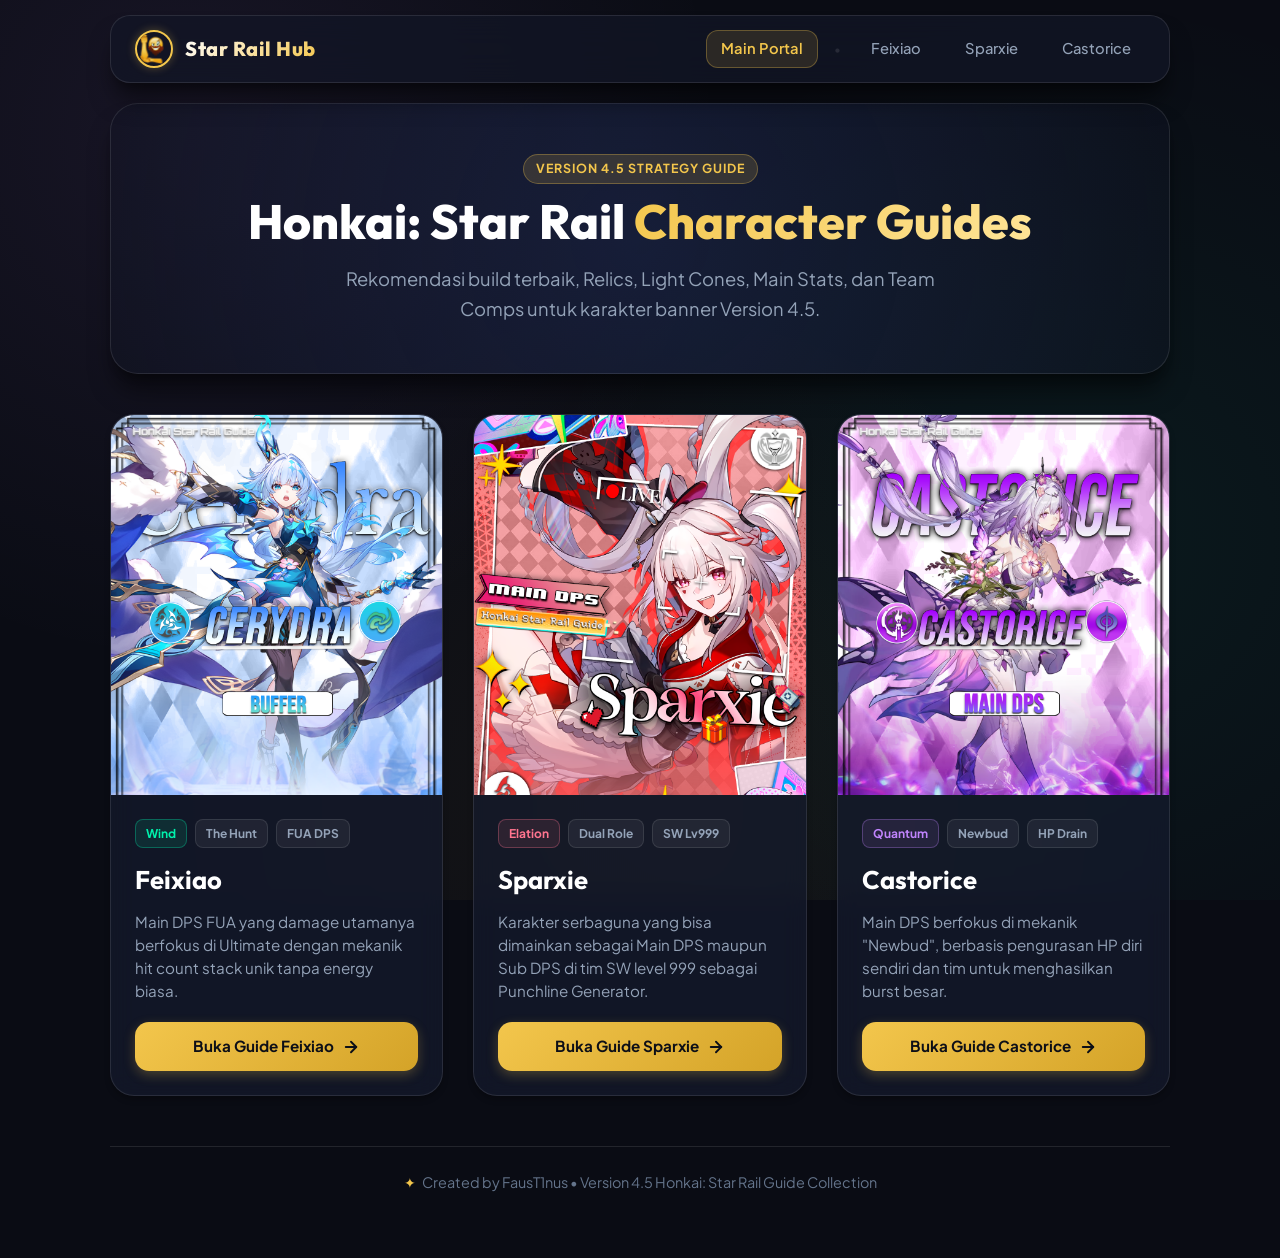
<file: index.html>
<!DOCTYPE html>
<html lang="id">
<head>
    <meta charset="UTF-8">
    <meta name="viewport" content="width=device-width, initial-scale=1.0">
    <link rel="icon" type="image/x-icon" href="Gambar/1050245295327416390.webp">
    <title>Star Rail Guide Hub - Version 4.5</title>
    <link rel="stylesheet" href="Char/style.css">
</head>
<body>

    <div class="container">
        <!-- Header & Nav Bar -->
        <header>
            <div class="nav-bar">
                <a href="index.html" class="brand">
                    <img src="Gambar/1050245295327416390.webp" alt="Logo" class="brand-icon">
                    <span class="brand-title">Star Rail Hub</span>
                </a>
                <nav>
                    <a href="index.html" class="active">Main Portal</a>
                    <span class="nav-divider">•</span>
                    <a href="Char/Feixiao.html">Feixiao</a>
                    <a href="Char/Sparxie.html">Sparxie</a>
                    <a href="Char/Castorice.html">Castorice</a>
                </nav>
            </div>
        </header>

        <!-- Main Hero Banner -->
        <div class="hero-banner">
            <span class="badge">Version 4.5 Strategy Guide</span>
            <h1>Honkai: Star Rail <span>Character Guides</span></h1>
            <p>Rekomendasi build terbaik, Relics, Light Cones, Main Stats, dan Team Comps untuk karakter banner Version 4.5.</p>
        </div>

        <!-- Character Showcase Cards Grid -->
        <main>
            <div class="card-grid">
                <!-- Feixiao Card -->
                <div class="char-card">
                    <div class="char-card-img-wrap">
                        <img src="Gambar/Template Guide.png" alt="Feixiao Guide Cover">
                    </div>
                    <div class="char-card-content">
                        <div class="char-card-tags">
                            <span class="tag wind">Wind</span>
                            <span class="tag">The Hunt</span>
                            <span class="tag">FUA DPS</span>
                        </div>
                        <h2 class="char-card-title">Feixiao</h2>
                        <p class="char-card-desc">Main DPS FUA yang damage utamanya berfokus di Ultimate dengan mekanik hit count stack unik tanpa energy biasa.</p>
                        <a href="Char/Feixiao.html" class="btn-primary">
                            <span>Buka Guide Feixiao</span>
                            <svg width="18" height="18" viewBox="0 0 24 24" fill="none" stroke="currentColor" stroke-width="2.5" stroke-linecap="round" stroke-linejoin="round">
                                <line x1="5" y1="12" x2="19" y2="12"></line>
                                <polyline points="12 5 19 12 12 19"></polyline>
                            </svg>
                        </a>
                    </div>
                </div>

                <!-- Sparxie Card -->
                <div class="char-card">
                    <div class="char-card-img-wrap">
                        <img src="Gambar/a.Template Guide Cover.png" alt="Sparxie Guide Cover">
                    </div>
                    <div class="char-card-content">
                        <div class="char-card-tags">
                            <span class="tag elation">Elation</span>
                            <span class="tag">Dual Role</span>
                            <span class="tag">SW Lv999</span>
                        </div>
                        <h2 class="char-card-title">Sparxie</h2>
                        <p class="char-card-desc">Karakter serbaguna yang bisa dimainkan sebagai Main DPS maupun Sub DPS di tim SW level 999 sebagai Punchline Generator.</p>
                        <a href="Char/Sparxie.html" class="btn-primary">
                            <span>Buka Guide Sparxie</span>
                            <svg width="18" height="18" viewBox="0 0 24 24" fill="none" stroke="currentColor" stroke-width="2.5" stroke-linecap="round" stroke-linejoin="round">
                                <line x1="5" y1="12" x2="19" y2="12"></line>
                                <polyline points="12 5 19 12 12 19"></polyline>
                            </svg>
                        </a>
                    </div>
                </div>

                <!-- Castorice Card -->
                <div class="char-card">
                    <div class="char-card-img-wrap">
                        <img src="Gambar/cas.png" alt="Castorice Guide Cover">
                    </div>
                    <div class="char-card-content">
                        <div class="char-card-tags">
                            <span class="tag quantum">Quantum</span>
                            <span class="tag">Newbud</span>
                            <span class="tag">HP Drain</span>
                        </div>
                        <h2 class="char-card-title">Castorice</h2>
                        <p class="char-card-desc">Main DPS berfokus di mekanik "Newbud", berbasis pengurasan HP diri sendiri dan tim untuk menghasilkan burst besar.</p>
                        <a href="Char/Castorice.html" class="btn-primary">
                            <span>Buka Guide Castorice</span>
                            <svg width="18" height="18" viewBox="0 0 24 24" fill="none" stroke="currentColor" stroke-width="2.5" stroke-linecap="round" stroke-linejoin="round">
                                <line x1="5" y1="12" x2="19" y2="12"></line>
                                <polyline points="12 5 19 12 12 19"></polyline>
                            </svg>
                        </a>
                    </div>
                </div>
            </div>
        </main>

        <!-- Footer -->
        <footer>
            <p>Created by FausT1nus • Version 4.5 Honkai: Star Rail Guide Collection</p>
        </footer>
    </div>

</body>
</html>
</file>
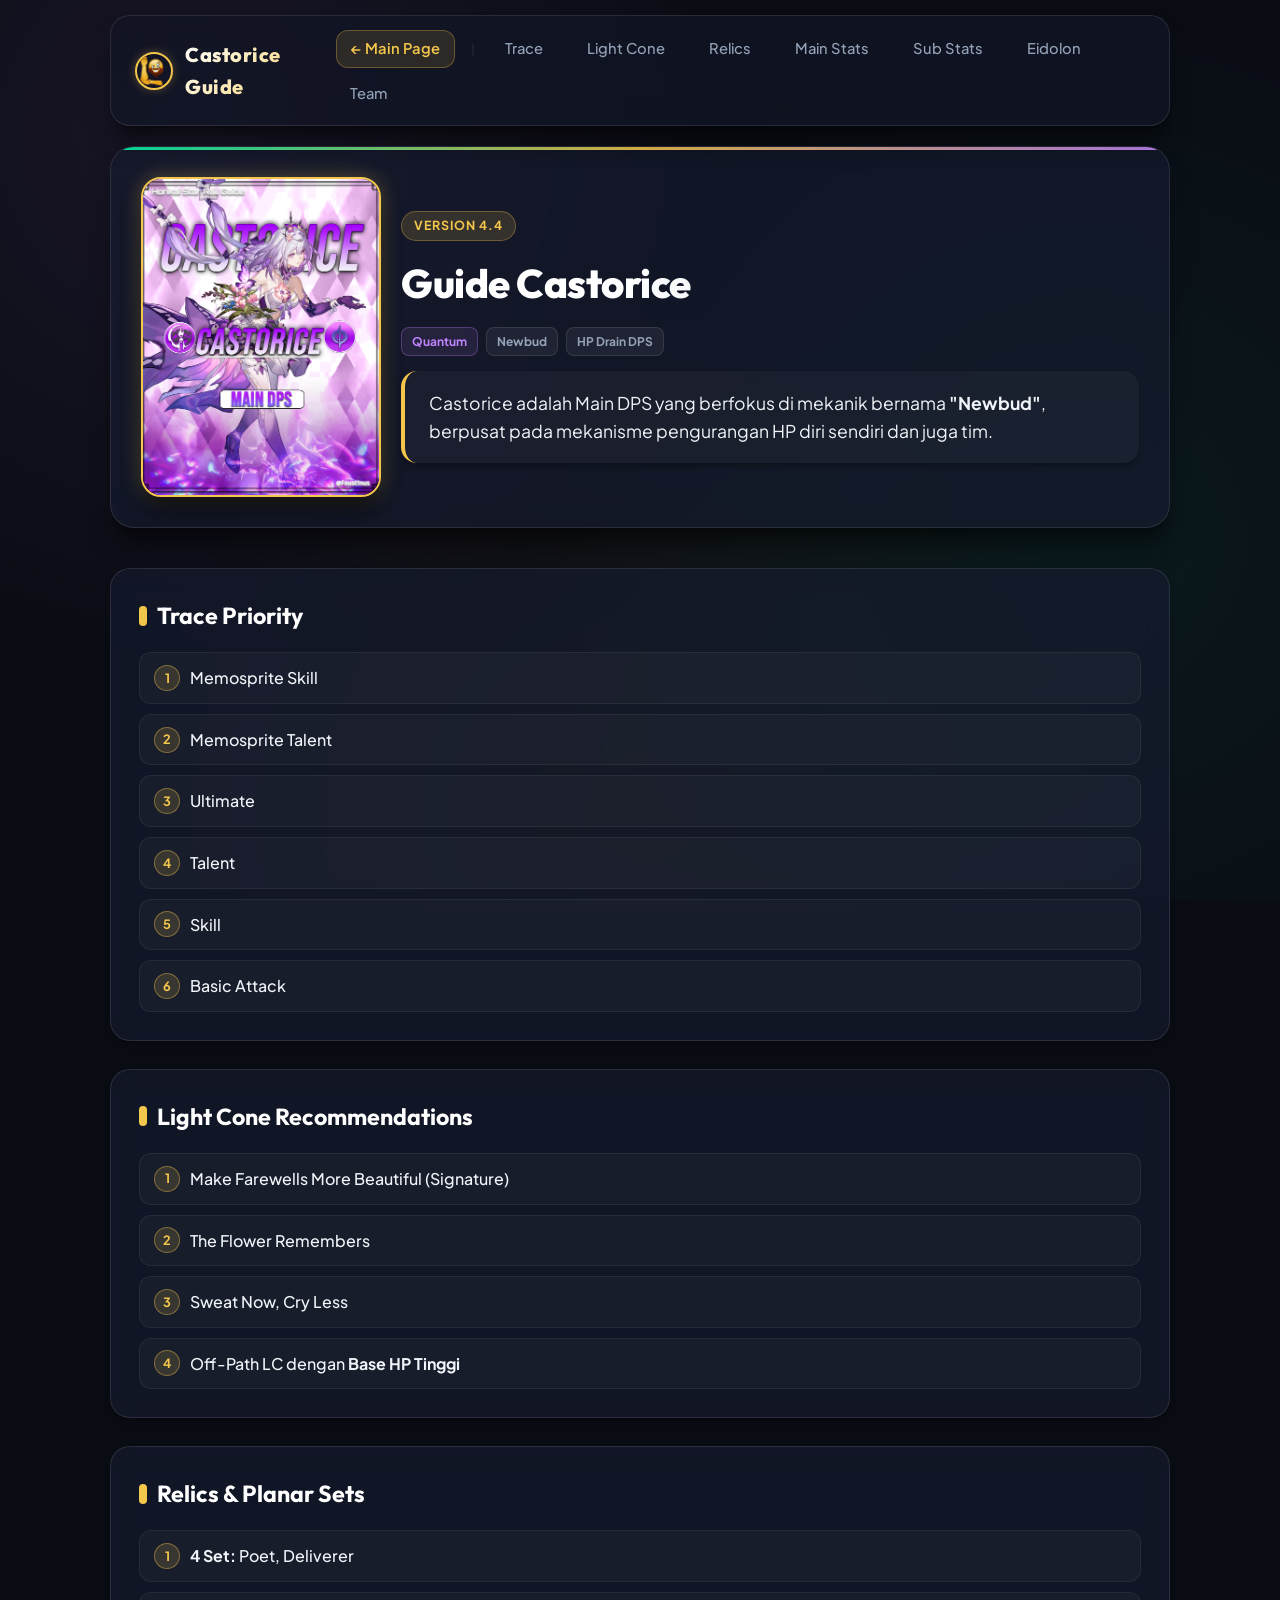
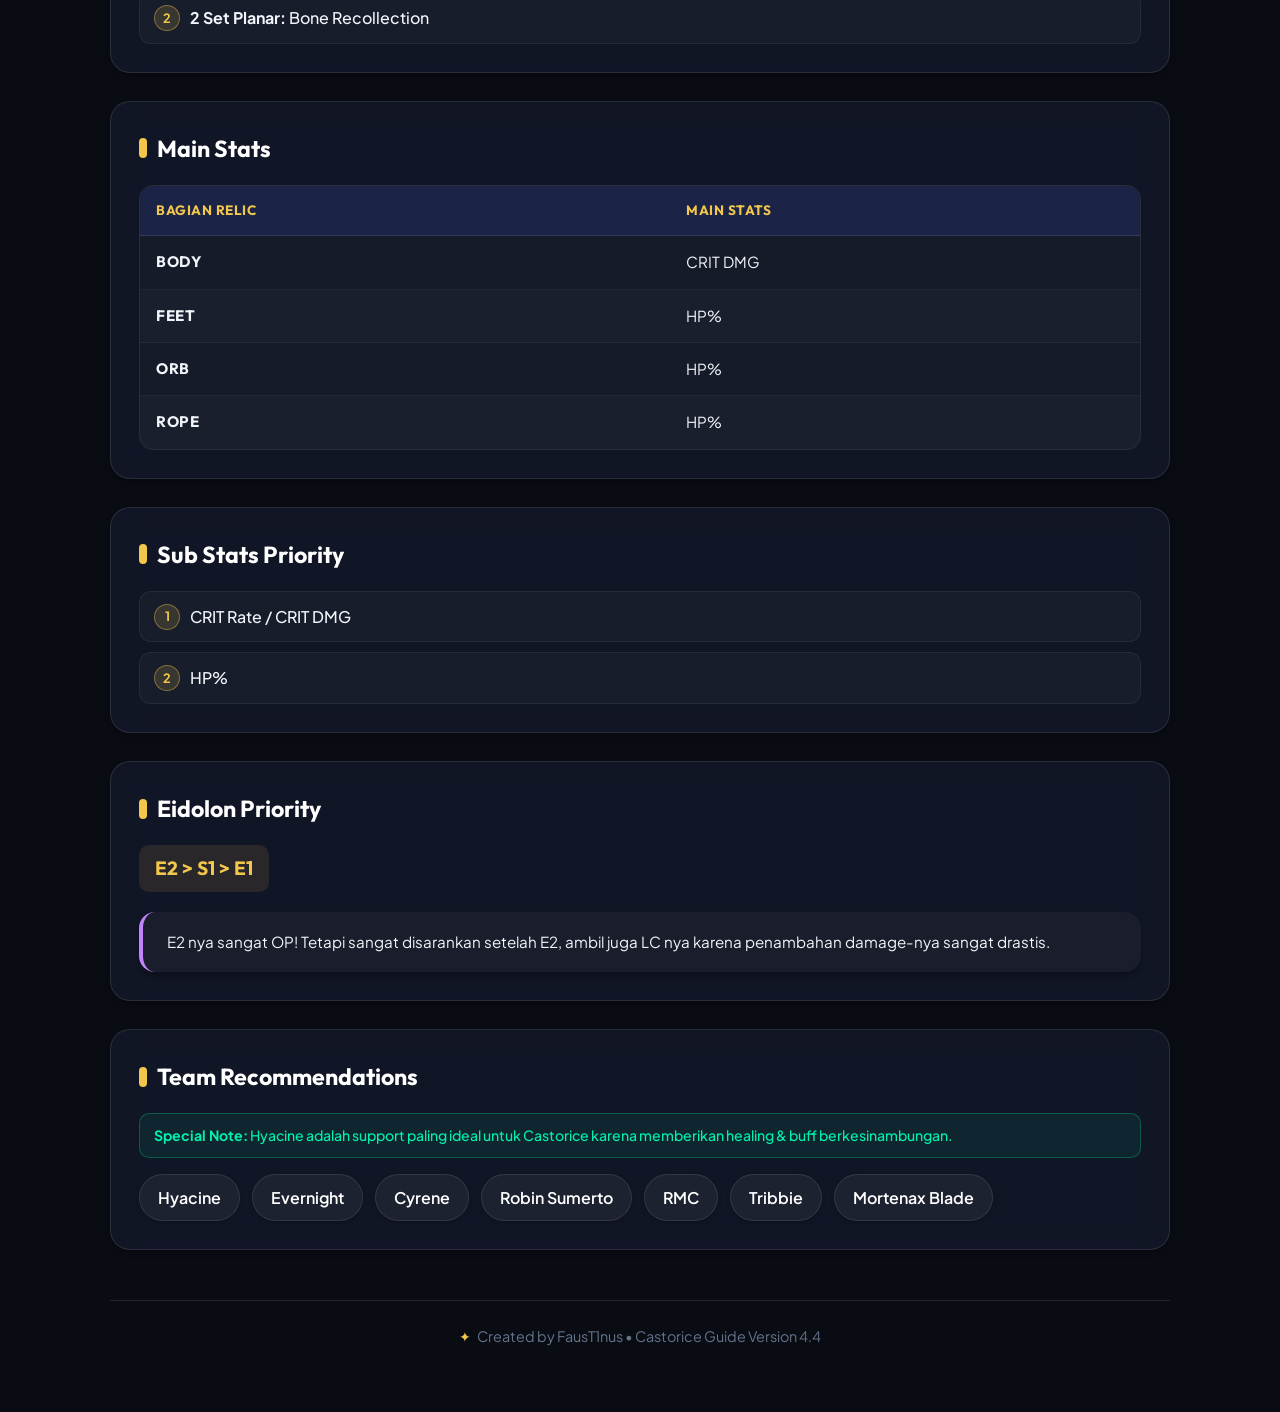
<file: Char/Castorice.html>
<!DOCTYPE html>
<html lang="id">
<head>
    <meta charset="UTF-8">
    <meta name="viewport" content="width=device-width, initial-scale=1.0">
    <link rel="icon" type="image/x-icon" href="https://media.discordapp.net/attachments/1473303380360171574/1534155351308636291/1050245295327416390.webp?ex=6a731902&is=6a71c782&hm=e8f0a72e8efb6a49927cd60e86227d775140b2a60f67a8194d3ff2b409917104&=&format=webp">
    <title>Castorice Guide Version 4.4</title>
    <link rel="stylesheet" href="style.css">
</head>
<body>

    <div class="container">
        <!-- Top Navigation -->
        <header>
            <div class="nav-bar">
                <a href="../index.html" class="brand">
                    <img src="../Gambar/1050245295327416390.webp" alt="Logo" class="brand-icon">
                    <span class="brand-title">Castorice Guide</span>
                </a>
                <nav>
                    <a href="../index.html" class="active">← Main Page</a>
                    <span class="nav-divider">|</span>
                    <a href="#Trace">Trace</a>
                    <a href="#Light-Cone">Light Cone</a>
                    <a href="#Relics">Relics</a>
                    <a href="#Main-Stats">Main Stats</a>
                    <a href="#Sub-Stats">Sub Stats</a>
                    <a href="#Eidolon">Eidolon</a>
                    <a href="#Team-Recommendations">Team</a>
                </nav>
            </div>
        </header>

        <!-- Cover Hero Section -->
        <div class="page-header cover-hero">
            <div class="cover-image-frame">
                <img src="../Gambar/cas.png" alt="Castorice Guide Cover">
            </div>
            <div class="cover-hero-info">
                <span class="badge">Version 4.4</span>
                <h1>Guide Castorice</h1>
                <div class="char-card-tags">
                    <span class="tag quantum">Quantum</span>
                    <span class="tag">Newbud</span>
                    <span class="tag">HP Drain DPS</span>
                </div>
                <p class="intro-lead">
                    Castorice adalah Main DPS yang berfokus di mekanik bernama <strong>"Newbud"</strong>, berpusat pada mekanisme pengurangan HP diri sendiri dan juga tim.
                </p>
            </div>
        </div>

        <!-- Main Content -->
        <article>
            <section id="Trace">
                <h2>Trace Priority</h2>
                <ol>
                    <li>Memosprite Skill</li>
                    <li>Memosprite Talent</li>
                    <li>Ultimate</li>
                    <li>Talent</li>
                    <li>Skill</li>
                    <li>Basic Attack</li>
                </ol>
            </section>

            <section id="Light-Cone">
                <h2>Light Cone Recommendations</h2>
                <ol>
                    <li>Make Farewells More Beautiful (Signature)</li>
                    <li>The Flower Remembers</li>
                    <li>Sweat Now, Cry Less</li>
                    <li>Off-Path LC dengan <strong>Base HP Tinggi</strong></li>
                </ol>
            </section>

            <section id="Relics">
                <h2>Relics & Planar Sets</h2>
                <ol>
                    <li><strong>4 Set:</strong> Poet, Deliverer</li>
                    <li><strong>2 Set Planar:</strong> Bone Recollection</li>
                </ol>
            </section>

            <section id="Main-Stats">
                <h2>Main Stats</h2>
                <table>
                    <thead>
                        <tr>
                            <th scope="col">Bagian Relic</th>
                            <th scope="col">Main Stats</th>
                        </tr>
                    </thead>
                    <tbody>
                        <tr>
                            <th scope="row">Body</th>
                            <td>CRIT DMG</td>
                        </tr>
                        <tr>
                            <th scope="row">Feet</th>
                            <td>HP%</td>
                        </tr>
                        <tr>
                            <th scope="row">Orb</th>
                            <td>HP%</td>
                        </tr>
                        <tr>
                            <th scope="row">Rope</th>
                            <td>HP%</td>
                        </tr>
                    </tbody>
                </table>
            </section>

            <section id="Sub-Stats">
                <h2>Sub Stats Priority</h2>
                <ol>
                    <li>CRIT Rate / CRIT DMG</li>
                    <li>HP%</li>
                </ol>
            </section>

            <section id="Eidolon">
                <h2>Eidolon Priority</h2>
                <p>E2 &gt; S1 &gt; E1</p>
                <div class="intro-lead" style="margin-top: 12px; font-size: 0.95rem; border-left-color: var(--accent-purple);">
                    E2 nya sangat OP! Tetapi sangat disarankan setelah E2, ambil juga LC nya karena penambahan damage-nya sangat drastis.
                </div>
            </section>

            <section id="Team-Recommendations">
                <h2>Team Recommendations</h2>
                <div class="note-box" style="margin-bottom: 16px;">
                    <strong>Special Note:</strong> Hyacine adalah support paling ideal untuk Castorice karena memberikan healing &amp; buff berkesinambungan.
                </div>
                <ul>
                    <li>Hyacine</li>
                    <li>Evernight</li>
                    <li>Cyrene</li>
                    <li>Robin Sumerto</li>
                    <li>RMC</li>
                    <li>Tribbie</li>
                    <li>Mortenax Blade</li>
                </ul>
            </section>
        </article>

        <!-- Footer -->
        <footer>
            <p>Created by FausT1nus • Castorice Guide Version 4.4</p>
        </footer>
    </div>

</body>
</html>
</file>
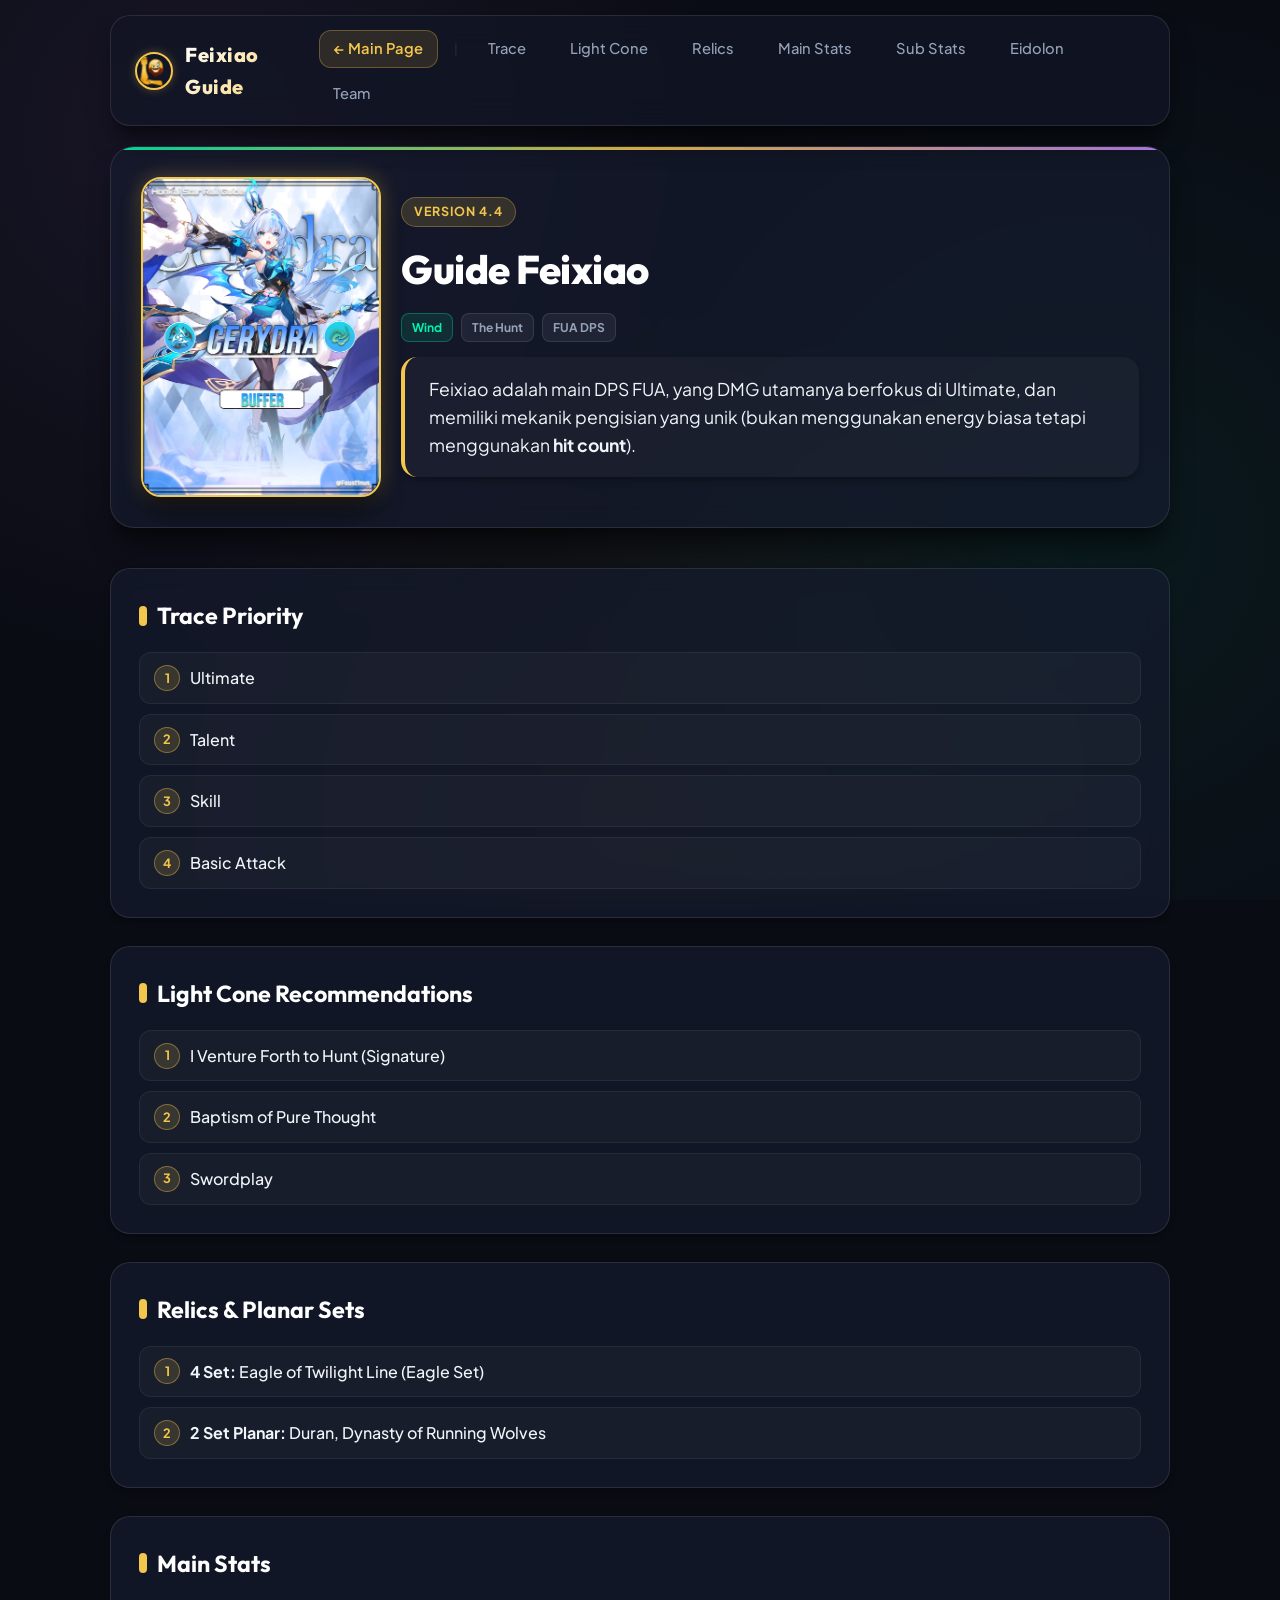
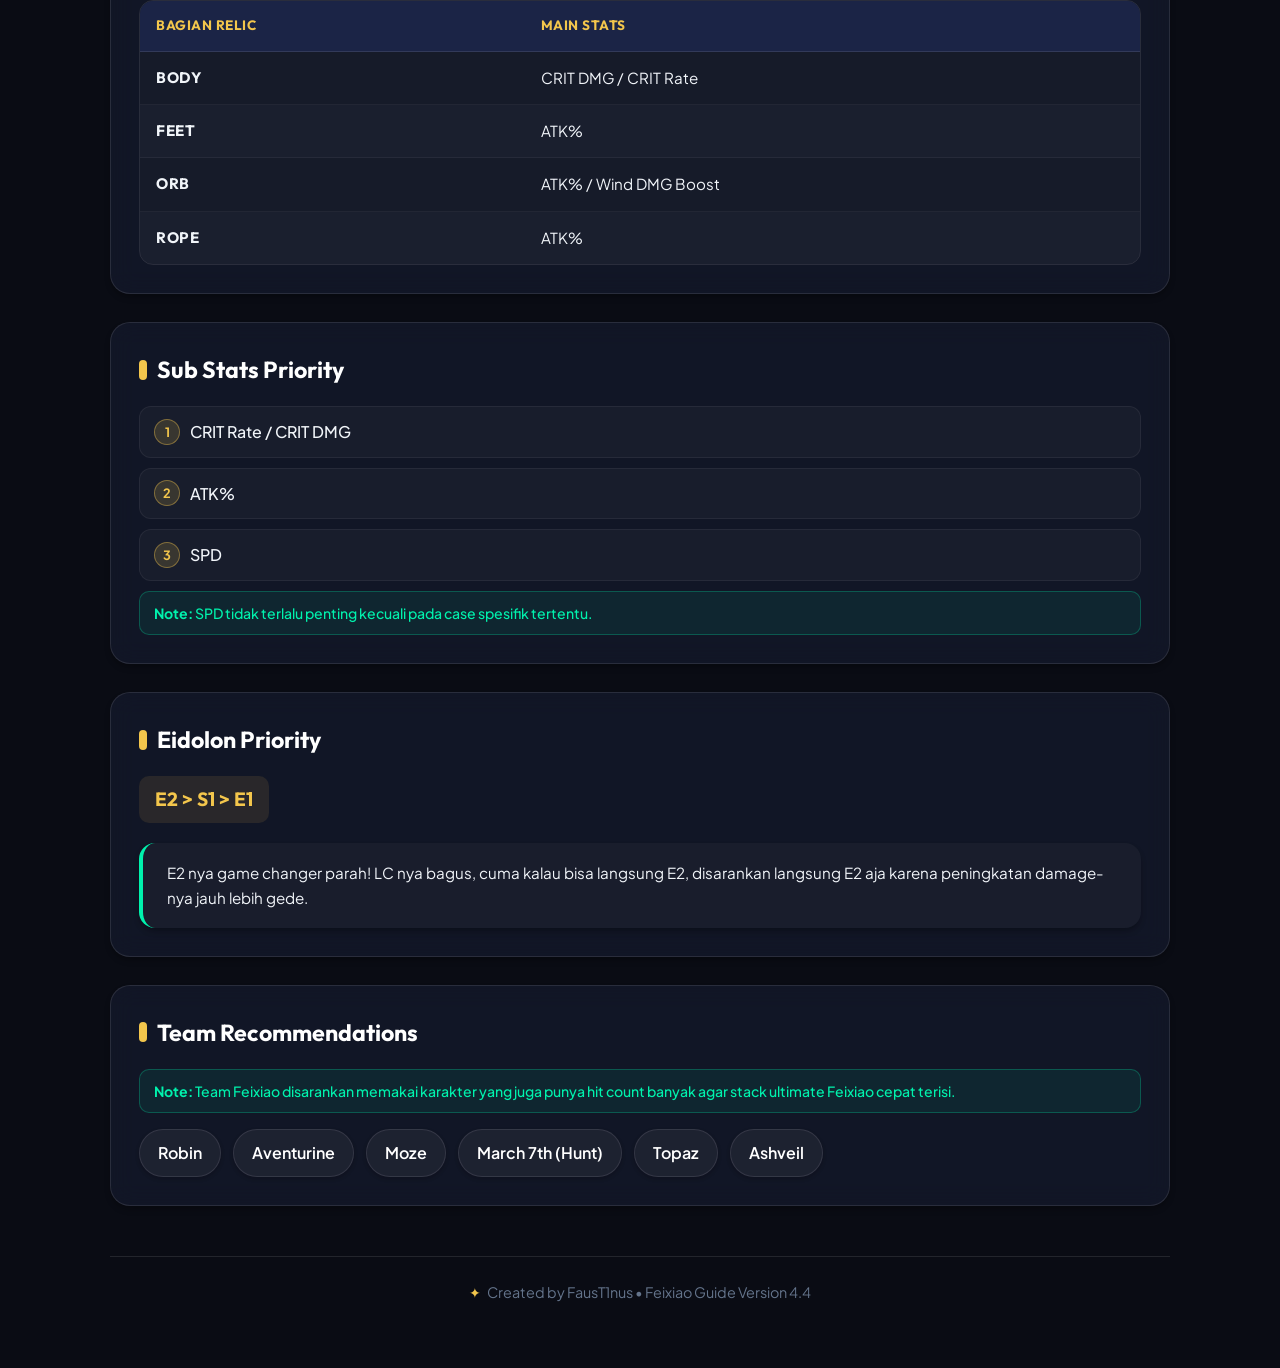
<file: Char/Feixiao.html>
<!DOCTYPE html>
<html lang="id">
<head>
    <meta charset="UTF-8">
    <meta name="viewport" content="width=device-width, initial-scale=1.0">
    <link rel="icon" type="image/x-icon" href="https://media.discordapp.net/attachments/1473303380360171574/1534155351308636291/1050245295327416390.webp?ex=6a731902&is=6a71c782&hm=e8f0a72e8efb6a49927cd60e86227d775140b2a60f67a8194d3ff2b409917104&=&format=webp">
    <title>Feixiao Guide Version 4.4</title>
    <link rel="stylesheet" href="style.css">
</head>
<body>

    <div class="container">
        <!-- Top Navigation -->
        <header>
            <div class="nav-bar">
                <a href="../index.html" class="brand">
                    <img src="../Gambar/1050245295327416390.webp" alt="Logo" class="brand-icon">
                    <span class="brand-title">Feixiao Guide</span>
                </a>
                <nav>
                    <a href="../index.html" class="active">← Main Page</a>
                    <span class="nav-divider">|</span>
                    <a href="#Trace">Trace</a>
                    <a href="#Light-Cone">Light Cone</a>
                    <a href="#Relics">Relics</a>
                    <a href="#Main-Stats">Main Stats</a>
                    <a href="#Sub-Stats">Sub Stats</a>
                    <a href="#Eidolon">Eidolon</a>
                    <a href="#Team-Recommendations">Team</a>
                </nav>
            </div>
        </header>

        <!-- Cover Hero Section -->
        <div class="page-header cover-hero">
            <div class="cover-image-frame">
                <img src="../Gambar/Template Guide.png" alt="Feixiao Guide Cover">
            </div>
            <div class="cover-hero-info">
                <span class="badge">Version 4.4</span>
                <h1>Guide Feixiao</h1>
                <div class="char-card-tags">
                    <span class="tag wind">Wind</span>
                    <span class="tag">The Hunt</span>
                    <span class="tag">FUA DPS</span>
                </div>
                <p class="intro-lead">
                    Feixiao adalah main DPS FUA, yang DMG utamanya berfokus di Ultimate, dan memiliki mekanik pengisian yang unik (bukan menggunakan energy biasa tetapi menggunakan <strong>hit count</strong>).
                </p>
            </div>
        </div>

        <!-- Main Content -->
        <article>
            <section id="Trace">
                <h2>Trace Priority</h2>
                <ol>
                    <li>Ultimate</li>
                    <li>Talent</li>
                    <li>Skill</li>
                    <li>Basic Attack</li>
                </ol>
            </section>

            <section id="Light-Cone">
                <h2>Light Cone Recommendations</h2>
                <ol>
                    <li>I Venture Forth to Hunt (Signature)</li>
                    <li>Baptism of Pure Thought</li>
                    <li>Swordplay</li>
                </ol>
            </section>

            <section id="Relics">
                <h2>Relics & Planar Sets</h2>
                <ol>
                    <li><strong>4 Set:</strong> Eagle of Twilight Line (Eagle Set)</li>
                    <li><strong>2 Set Planar:</strong> Duran, Dynasty of Running Wolves</li>
                </ol>
            </section>

            <section id="Main-Stats">
                <h2>Main Stats</h2>
                <table>
                    <thead>
                        <tr>
                            <th scope="col">Bagian Relic</th>
                            <th scope="col">Main Stats</th>
                        </tr>
                    </thead>
                    <tbody>
                        <tr>
                            <th scope="row">Body</th>
                            <td>CRIT DMG / CRIT Rate</td>
                        </tr>
                        <tr>
                            <th scope="row">Feet</th>
                            <td>ATK%</td>
                        </tr>
                        <tr>
                            <th scope="row">Orb</th>
                            <td>ATK% / Wind DMG Boost</td>
                        </tr>
                        <tr>
                            <th scope="row">Rope</th>
                            <td>ATK%</td>
                        </tr>
                    </tbody>
                </table>
            </section>

            <section id="Sub-Stats">
                <h2>Sub Stats Priority</h2>
                <ol>
                    <li>CRIT Rate / CRIT DMG</li>
                    <li>ATK%</li>
                    <li>SPD</li>
                </ol>
                <div class="note-box">
                    <strong>Note:</strong> SPD tidak terlalu penting kecuali pada case spesifik tertentu.
                </div>
            </section>

            <section id="Eidolon">
                <h2>Eidolon Priority</h2>
                <p>E2 &gt; S1 &gt; E1</p>
                <div class="intro-lead" style="margin-top: 12px; font-size: 0.95rem; border-left-color: var(--accent-cyan);">
                    E2 nya game changer parah! LC nya bagus, cuma kalau bisa langsung E2, disarankan langsung E2 aja karena peningkatan damage-nya jauh lebih gede.
                </div>
            </section>

            <section id="Team-Recommendations">
                <h2>Team Recommendations</h2>
                <div class="note-box" style="margin-bottom: 16px;">
                    <strong>Note:</strong> Team Feixiao disarankan memakai karakter yang juga punya hit count banyak agar stack ultimate Feixiao cepat terisi.
                </div>
                <ul>
                    <li>Robin</li>
                    <li>Aventurine</li>
                    <li>Moze</li>
                    <li>March 7th (Hunt)</li>
                    <li>Topaz</li>
                    <li>Ashveil</li>
                </ul>
            </section>
        </article>

        <!-- Footer -->
        <footer>
            <p>Created by FausT1nus • Feixiao Guide Version 4.4</p>
        </footer>
    </div>

</body>
</html>
</file>
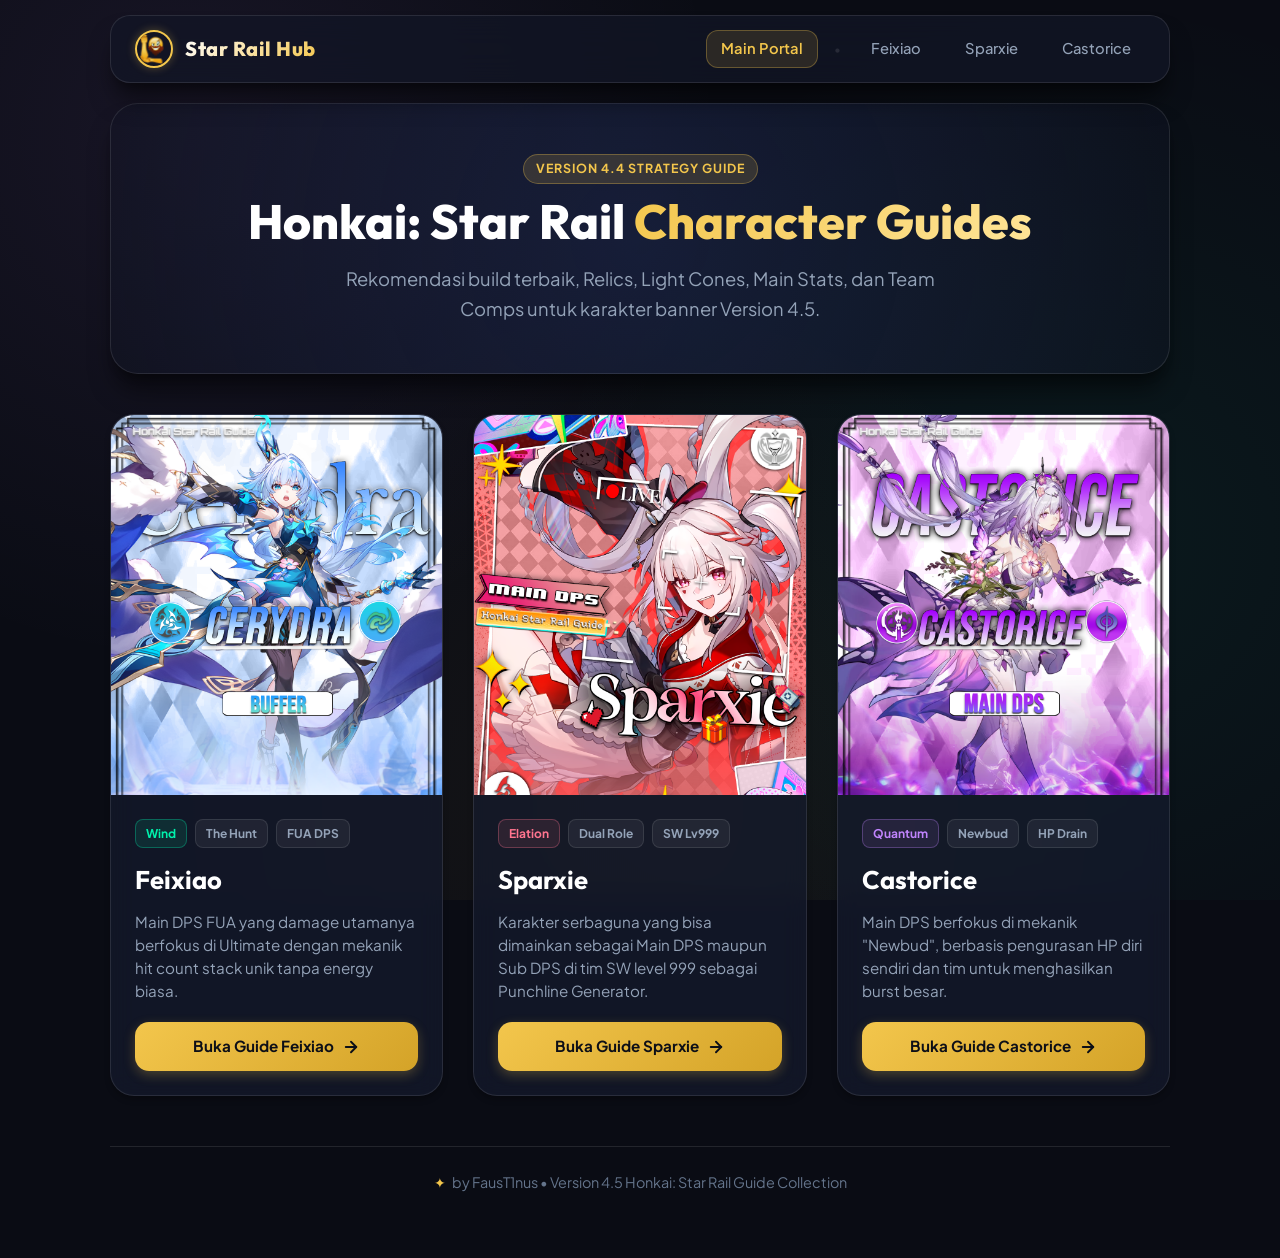
<file: Char/MainPage.html>
<!DOCTYPE html>
<html lang="id">

<head>
    <meta charset="UTF-8">
    <meta name="viewport" content="width=device-width, initial-scale=1.0">
    <link rel="icon" type="image/x-icon"
        href="https://media.discordapp.net/attachments/1473303380360171574/1534155351308636291/1050245295327416390.webp?ex=6a731902&is=6a71c782&hm=e8f0a72e8efb6a49927cd60e86227d775140b2a60f67a8194d3ff2b409917104&=&format=webp">
    <title>Star Rail Guide Hub - Version 4.5</title>
    <link rel="stylesheet" href="style.css">
</head>

<body>

    <div class="container">
        <!-- Header & Nav Bar -->
        <header>
            <div class="nav-bar">
                <a href="MainPage.html" class="brand">
                    <img src="../Gambar/1050245295327416390.webp" alt="Logo" class="brand-icon">
                    <span class="brand-title">Star Rail Hub</span>
                </a>
                <nav>
                    <a href="MainPage.html" class="active">Main Portal</a>
                    <span class="nav-divider">•</span>
                    <a href="Feixiao.html">Feixiao</a>
                    <a href="Sparxie.html">Sparxie</a>
                    <a href="Castorice.html">Castorice</a>
                </nav>
            </div>
        </header>

        <!-- Main Hero Banner -->
        <div class="hero-banner">
            <span class="badge">Version 4.4 Strategy Guide</span>
            <h1>Honkai: Star Rail <span>Character Guides</span></h1>
            <p>Rekomendasi build terbaik, Relics, Light Cones, Main Stats, dan Team Comps untuk karakter banner Version
                4.5.</p>
        </div>

        <!-- Character Showcase Cards Grid -->
        <main>
            <div class="card-grid">
                <!-- Feixiao Card -->
                <div class="char-card">
                    <div class="char-card-img-wrap">
                        <img src="../Gambar/Template Guide.png" alt="Feixiao Guide Cover">
                    </div>
                    <div class="char-card-content">
                        <div class="char-card-tags">
                            <span class="tag wind">Wind</span>
                            <span class="tag">The Hunt</span>
                            <span class="tag">FUA DPS</span>
                        </div>
                        <h2 class="char-card-title">Feixiao</h2>
                        <p class="char-card-desc">Main DPS FUA yang damage utamanya berfokus di Ultimate dengan mekanik
                            hit count stack unik tanpa energy biasa.</p>
                        <a href="Feixiao.html" class="btn-primary">
                            <span>Buka Guide Feixiao</span>
                            <svg width="18" height="18" viewBox="0 0 24 24" fill="none" stroke="currentColor"
                                stroke-width="2.5" stroke-linecap="round" stroke-linejoin="round">
                                <line x1="5" y1="12" x2="19" y2="12"></line>
                                <polyline points="12 5 19 12 12 19"></polyline>
                            </svg>
                        </a>
                    </div>
                </div>

                <!-- Sparxie Card -->
                <div class="char-card">
                    <div class="char-card-img-wrap">
                        <img src="../Gambar/a.Template Guide Cover.png" alt="Sparxie Guide Cover">
                    </div>
                    <div class="char-card-content">
                        <div class="char-card-tags">
                            <span class="tag elation">Elation</span>
                            <span class="tag">Dual Role</span>
                            <span class="tag">SW Lv999</span>
                        </div>
                        <h2 class="char-card-title">Sparxie</h2>
                        <p class="char-card-desc">Karakter serbaguna yang bisa dimainkan sebagai Main DPS maupun Sub DPS
                            di tim SW level 999 sebagai Punchline Generator.</p>
                        <a href="Sparxie.html" class="btn-primary">
                            <span>Buka Guide Sparxie</span>
                            <svg width="18" height="18" viewBox="0 0 24 24" fill="none" stroke="currentColor"
                                stroke-width="2.5" stroke-linecap="round" stroke-linejoin="round">
                                <line x1="5" y1="12" x2="19" y2="12"></line>
                                <polyline points="12 5 19 12 12 19"></polyline>
                            </svg>
                        </a>
                    </div>
                </div>

                <!-- Castorice Card -->
                <div class="char-card">
                    <div class="char-card-img-wrap">
                        <img src="../Gambar/cas.png" alt="Castorice Guide Cover">
                    </div>
                    <div class="char-card-content">
                        <div class="char-card-tags">
                            <span class="tag quantum">Quantum</span>
                            <span class="tag">Newbud</span>
                            <span class="tag">HP Drain</span>
                        </div>
                        <h2 class="char-card-title">Castorice</h2>
                        <p class="char-card-desc">Main DPS berfokus di mekanik "Newbud", berbasis pengurasan HP diri
                            sendiri dan tim untuk menghasilkan burst besar.</p>
                        <a href="Castorice.html" class="btn-primary">
                            <span>Buka Guide Castorice</span>
                            <svg width="18" height="18" viewBox="0 0 24 24" fill="none" stroke="currentColor"
                                stroke-width="2.5" stroke-linecap="round" stroke-linejoin="round">
                                <line x1="5" y1="12" x2="19" y2="12"></line>
                                <polyline points="12 5 19 12 12 19"></polyline>
                            </svg>
                        </a>
                    </div>
                </div>
            </div>
        </main>

        <!-- Footer -->
        <footer>
            <p>by FausT1nus • Version 4.5 Honkai: Star Rail Guide Collection</p>
        </footer>
    </div>

</body>

</html>
</file>
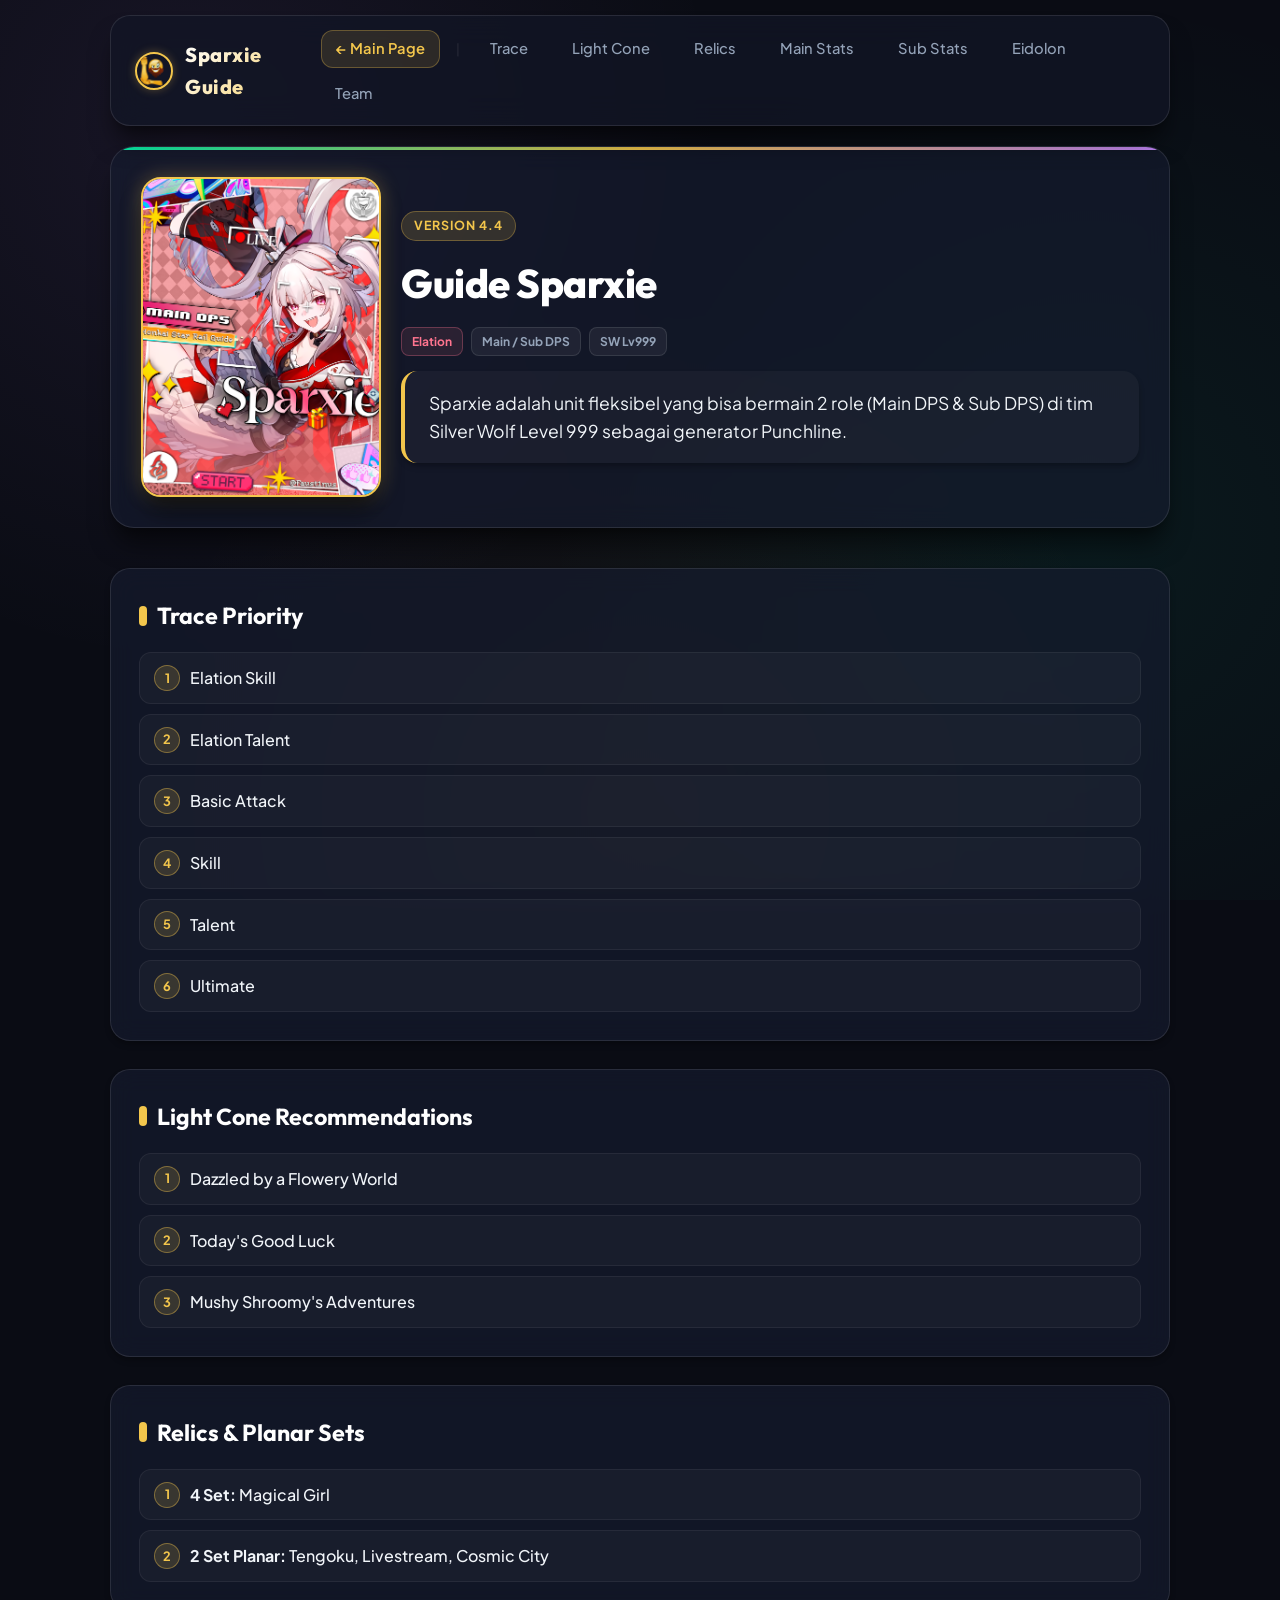
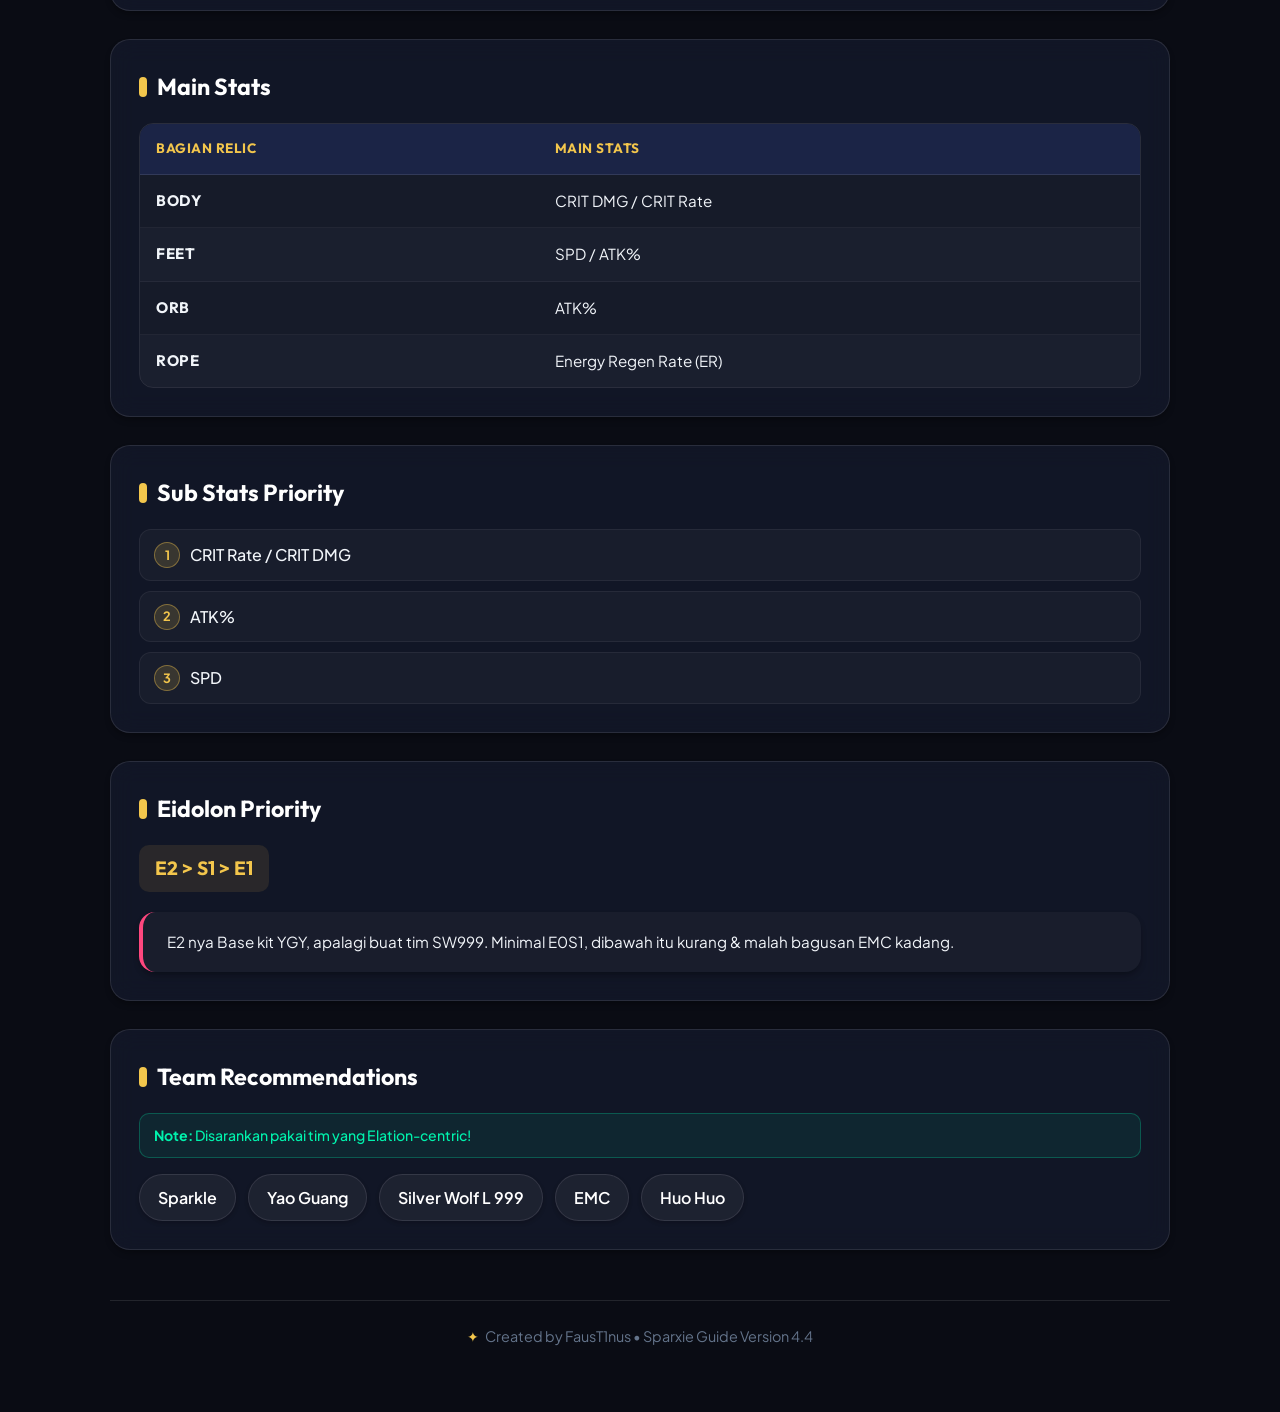
<file: Char/Sparxie.html>
<!DOCTYPE html>
<html lang="id">
<head>
    <meta charset="UTF-8">
    <meta name="viewport" content="width=device-width, initial-scale=1.0">
    <link rel="icon" type="image/x-icon" href="https://media.discordapp.net/attachments/1473303380360171574/1534155351308636291/1050245295327416390.webp?ex=6a731902&is=6a71c782&hm=e8f0a72e8efb6a49927cd60e86227d775140b2a60f67a8194d3ff2b409917104&=&format=webp">
    <title>Sparxie Guide Version 4.4</title>
    <link rel="stylesheet" href="style.css">
</head>
<body>

    <div class="container">
        <!-- Top Navigation -->
        <header>
            <div class="nav-bar">
                <a href="../index.html" class="brand">
                    <img src="../Gambar/1050245295327416390.webp" alt="Logo" class="brand-icon">
                    <span class="brand-title">Sparxie Guide</span>
                </a>
                <nav>
                    <a href="../index.html" class="active">← Main Page</a>
                    <span class="nav-divider">|</span>
                    <a href="#Trace">Trace</a>
                    <a href="#Light-Cone">Light Cone</a>
                    <a href="#Relics">Relics</a>
                    <a href="#Main-Stats">Main Stats</a>
                    <a href="#Sub-Stats">Sub Stats</a>
                    <a href="#Eidolon">Eidolon</a>
                    <a href="#Team-Recommendations">Team</a>
                </nav>
            </div>
        </header>

        <!-- Cover Hero Section -->
        <div class="page-header cover-hero">
            <div class="cover-image-frame">
                <img src="../Gambar/a.Template Guide Cover.png" alt="Sparxie Guide Cover">
            </div>
            <div class="cover-hero-info">
                <span class="badge">Version 4.4</span>
                <h1>Guide Sparxie</h1>
                <div class="char-card-tags">
                    <span class="tag elation">Elation</span>
                    <span class="tag">Main / Sub DPS</span>
                    <span class="tag">SW Lv999</span>
                </div>
                <p class="intro-lead">
                    Sparxie adalah unit fleksibel yang bisa bermain 2 role (Main DPS & Sub DPS) di tim Silver Wolf Level 999 sebagai generator Punchline.
                </p>
            </div>
        </div>

        <!-- Main Content -->
        <article>
            <section id="Trace">
                <h2>Trace Priority</h2>
                <ol>
                    <li>Elation Skill</li>
                    <li>Elation Talent</li>
                    <li>Basic Attack</li>
                    <li>Skill</li>
                    <li>Talent</li>
                    <li>Ultimate</li>
                </ol>
            </section>

            <section id="Light-Cone">
                <h2>Light Cone Recommendations</h2>
                <ol>
                    <li>Dazzled by a Flowery World</li>
                    <li>Today's Good Luck</li>
                    <li>Mushy Shroomy's Adventures</li>
                </ol>
            </section>

            <section id="Relics">
                <h2>Relics & Planar Sets</h2>
                <ol>
                    <li><strong>4 Set:</strong> Magical Girl</li>
                    <li><strong>2 Set Planar:</strong> Tengoku, Livestream, Cosmic City</li>
                </ol>
            </section>

            <section id="Main-Stats">
                <h2>Main Stats</h2>
                <table>
                    <thead>
                        <tr>
                            <th scope="col">Bagian Relic</th>
                            <th scope="col">Main Stats</th>
                        </tr>
                    </thead>
                    <tbody>
                        <tr>
                            <th scope="row">Body</th>
                            <td>CRIT DMG / CRIT Rate</td>
                        </tr>
                        <tr>
                            <th scope="row">Feet</th>
                            <td>SPD / ATK%</td>
                        </tr>
                        <tr>
                            <th scope="row">Orb</th>
                            <td>ATK%</td>
                        </tr>
                        <tr>
                            <th scope="row">Rope</th>
                            <td>Energy Regen Rate (ER)</td>
                        </tr>
                    </tbody>
                </table>
            </section>

            <section id="Sub-Stats">
                <h2>Sub Stats Priority</h2>
                <ol>
                    <li>CRIT Rate / CRIT DMG</li>
                    <li>ATK%</li>
                    <li>SPD</li>
                </ol>
            </section>

            <section id="Eidolon">
                <h2>Eidolon Priority</h2>
                <p>E2 &gt; S1 &gt; E1</p>
                <div class="intro-lead" style="margin-top: 12px; font-size: 0.95rem; border-left-color: var(--accent-rose);">
                    E2 nya Base kit YGY, apalagi buat tim SW999. Minimal E0S1, dibawah itu kurang &amp; malah bagusan EMC kadang.
                </div>
            </section>

            <section id="Team-Recommendations">
                <h2>Team Recommendations</h2>
                <div class="note-box" style="margin-bottom: 16px;">
                    <strong>Note:</strong> Disarankan pakai tim yang Elation-centric!
                </div>
                <ul>
                    <li>Sparkle</li>
                    <li>Yao Guang</li>
                    <li>Silver Wolf L 999</li>
                    <li>EMC</li>
                    <li>Huo Huo</li>
                </ul>
            </section>
        </article>

        <!-- Footer -->
        <footer>
            <p>Created by FausT1nus • Sparxie Guide Version 4.4</p>
        </footer>
    </div>

</body>
</html>
</file>
<file: Char/style.css>
@import url('https://fonts.googleapis.com/css2?family=Outfit:wght@400;500;600;700;800&family=Plus+Jakarta+Sans:wght@400;500;600;700&display=swap');

:root {
  --bg-primary: #0a0c14;
  --bg-secondary: #121626;
  --bg-card: rgba(22, 28, 48, 0.65);
  --bg-card-hover: rgba(30, 38, 66, 0.85);
  --border-color: rgba(255, 255, 255, 0.1);
  --border-glow: rgba(0, 242, 173, 0.3);
  
  --text-main: #f1f5f9;
  --text-muted: #94a3b8;
  --text-dim: #64748b;
  
  --accent-gold: #f3c64c;
  --accent-gold-glow: rgba(243, 198, 76, 0.3);
  --accent-cyan: #00f2ad;
  --accent-purple: #c084fc;
  --accent-rose: #ff477e;

  --font-heading: 'Outfit', sans-serif;
  --font-body: 'Plus Jakarta Sans', sans-serif;

  --shadow-sm: 0 4px 6px -1px rgba(0, 0, 0, 0.3);
  --shadow-lg: 0 20px 25px -5px rgba(0, 0, 0, 0.5), 0 8px 10px -6px rgba(0, 0, 0, 0.3);
  --shadow-glow: 0 0 25px rgba(243, 198, 76, 0.15);
}

/* Reset & Base Styles */
* {
  box-sizing: border-box;
  margin: 0;
  padding: 0;
  scroll-behavior: smooth;
}

body {
  font-family: var(--font-body);
  background-color: var(--bg-primary);
  background-image: 
    radial-gradient(circle at 15% 15%, rgba(192, 132, 252, 0.08) 0%, transparent 40%),
    radial-gradient(circle at 85% 60%, rgba(0, 242, 173, 0.06) 0%, transparent 45%),
    radial-gradient(circle at 50% 90%, rgba(243, 198, 76, 0.05) 0%, transparent 50%);
  background-attachment: fixed;
  color: var(--text-main);
  line-height: 1.6;
  min-height: 100vh;
  padding-bottom: 40px;
}

/* Layout Container */
.container {
  max-width: 1100px;
  margin: 0 auto;
  padding: 0 20px;
}

/* Header & Navigation */
header {
  position: sticky;
  top: 15px;
  z-index: 100;
  margin-bottom: 35px;
}

.nav-bar {
  background: rgba(18, 22, 38, 0.75);
  backdrop-filter: blur(16px);
  -webkit-backdrop-filter: blur(16px);
  border: 1px solid var(--border-color);
  border-radius: 20px;
  padding: 14px 24px;
  display: flex;
  align-items: center;
  justify-content: space-between;
  box-shadow: var(--shadow-lg);
}

.brand {
  display: flex;
  align-items: center;
  gap: 12px;
  text-decoration: none;
}

.brand-icon {
  width: 38px;
  height: 38px;
  border-radius: 50%;
  object-fit: cover;
  border: 2px solid var(--accent-gold);
  box-shadow: 0 0 10px var(--accent-gold-glow);
}

.brand-title {
  font-family: var(--font-heading);
  font-weight: 800;
  font-size: 1.25rem;
  background: linear-gradient(135deg, #ffffff 0%, var(--accent-gold) 100%);
  -webkit-background-clip: text;
  -webkit-text-fill-color: transparent;
  letter-spacing: 0.5px;
}

nav {
  display: flex;
  flex-wrap: wrap;
  gap: 8px 16px;
  align-items: center;
}

nav a {
  color: var(--text-muted);
  text-decoration: none;
  font-weight: 500;
  font-size: 0.92rem;
  padding: 6px 14px;
  border-radius: 12px;
  transition: all 0.25s ease;
  position: relative;
}

nav a:hover {
  color: #ffffff;
  background: rgba(255, 255, 255, 0.08);
  transform: translateY(-1px);
}

nav a.active {
  color: var(--accent-gold);
  background: rgba(243, 198, 76, 0.12);
  border: 1px solid rgba(243, 198, 76, 0.3);
  font-weight: 600;
}

.nav-divider {
  color: var(--border-color);
  font-size: 0.8rem;
  user-select: none;
}

/* Page Titles & Headers */
.page-header {
  text-align: center;
  margin-bottom: 40px;
  padding: 30px 20px;
  background: var(--bg-card);
  backdrop-filter: blur(12px);
  border: 1px solid var(--border-color);
  border-radius: 24px;
  position: relative;
  overflow: hidden;
  box-shadow: var(--shadow-lg);
}

.page-header::before {
  content: '';
  position: absolute;
  top: 0;
  left: 0;
  right: 0;
  height: 3px;
  background: linear-gradient(90deg, var(--accent-cyan), var(--accent-gold), var(--accent-purple));
}

.page-header h1 {
  font-family: var(--font-heading);
  font-size: 2.5rem;
  font-weight: 800;
  letter-spacing: -0.5px;
  margin-bottom: 12px;
  background: linear-gradient(135deg, #ffffff 30%, #cbd5e1 100%);
  -webkit-background-clip: text;
  -webkit-text-fill-color: transparent;
}

.badge {
  display: inline-block;
  padding: 4px 12px;
  border-radius: 20px;
  font-size: 0.78rem;
  font-weight: 700;
  text-transform: uppercase;
  letter-spacing: 1px;
  background: rgba(243, 198, 76, 0.15);
  color: var(--accent-gold);
  border: 1px solid rgba(243, 198, 76, 0.3);
  margin-bottom: 10px;
}

/* Character Showcase Grid (Main Page) */
.hero-banner {
  text-align: center;
  padding: 50px 20px;
  margin-bottom: 40px;
  background: radial-gradient(circle at center, rgba(30, 41, 79, 0.6) 0%, rgba(18, 22, 38, 0.4) 100%);
  border-radius: 28px;
  border: 1px solid var(--border-color);
  box-shadow: var(--shadow-lg);
}

.hero-banner h1 {
  font-family: var(--font-heading);
  font-size: 3rem;
  font-weight: 800;
  color: #ffffff;
  margin-bottom: 15px;
  line-height: 1.15;
}

.hero-banner h1 span {
  background: linear-gradient(135deg, var(--accent-gold), #ffe599);
  -webkit-background-clip: text;
  -webkit-text-fill-color: transparent;
}

.hero-banner p {
  color: var(--text-muted);
  font-size: 1.15rem;
  max-width: 650px;
  margin: 0 auto;
}

.card-grid {
  display: grid;
  grid-template-columns: repeat(auto-fit, minmax(320px, 1fr));
  gap: 30px;
  margin-bottom: 40px;
}

.char-card {
  background: var(--bg-card);
  backdrop-filter: blur(12px);
  border: 1px solid var(--border-color);
  border-radius: 24px;
  overflow: hidden;
  transition: all 0.35s cubic-bezier(0.4, 0, 0.2, 1);
  display: flex;
  flex-direction: column;
  box-shadow: var(--shadow-sm);
  position: relative;
}

.char-card:hover {
  transform: translateY(-8px);
  background: var(--bg-card-hover);
  border-color: rgba(243, 198, 76, 0.4);
  box-shadow: var(--shadow-lg), 0 0 25px rgba(243, 198, 76, 0.15);
}

.char-card-img-wrap {
  width: 100%;
  height: 380px;
  overflow: hidden;
  position: relative;
  background: #0f121e;
}

.char-card-img-wrap img {
  width: 100%;
  height: 100%;
  object-fit: cover;
  object-position: top center;
  transition: transform 0.5s ease;
}

.char-card:hover .char-card-img-wrap img {
  transform: scale(1.05);
}

.char-card-content {
  padding: 24px;
  display: flex;
  flex-direction: column;
  flex-grow: 1;
}

.char-card-tags {
  display: flex;
  gap: 8px;
  margin-bottom: 12px;
}

.tag {
  font-size: 0.75rem;
  font-weight: 700;
  padding: 4px 10px;
  border-radius: 8px;
  background: rgba(255, 255, 255, 0.06);
  border: 1px solid rgba(255, 255, 255, 0.1);
  color: var(--text-muted);
}

.tag.wind { color: #00f2ad; border-color: rgba(0, 242, 173, 0.3); background: rgba(0, 242, 173, 0.1); }
.tag.elation { color: #ff758f; border-color: rgba(255, 117, 143, 0.3); background: rgba(255, 117, 143, 0.1); }
.tag.quantum { color: #c084fc; border-color: rgba(192, 132, 252, 0.3); background: rgba(192, 132, 252, 0.1); }

.char-card-title {
  font-family: var(--font-heading);
  font-size: 1.6rem;
  font-weight: 700;
  color: #ffffff;
  margin-bottom: 10px;
}

.char-card-desc {
  color: var(--text-muted);
  font-size: 0.95rem;
  line-height: 1.5;
  margin-bottom: 20px;
  flex-grow: 1;
}

.btn-primary {
  display: inline-flex;
  align-items: center;
  justify-content: center;
  gap: 8px;
  width: 100%;
  padding: 12px 20px;
  border-radius: 14px;
  background: linear-gradient(135deg, var(--accent-gold) 0%, #d4a328 100%);
  color: #0d0f17;
  font-weight: 700;
  font-size: 0.95rem;
  text-decoration: none;
  transition: all 0.25s ease;
  box-shadow: 0 4px 12px rgba(243, 198, 76, 0.25);
}

.btn-primary:hover {
  filter: brightness(1.15);
  transform: translateY(-2px);
  box-shadow: 0 6px 18px rgba(243, 198, 76, 0.4);
}

/* Single Character Details Layout */
.cover-hero {
  display: flex;
  flex-direction: column;
  align-items: center;
  text-align: center;
  gap: 20px;
  padding: 30px;
}

@media (min-width: 768px) {
  .cover-hero {
    flex-direction: row;
    text-align: left;
  }
}

.cover-image-frame {
  width: 240px;
  height: 320px;
  border-radius: 20px;
  overflow: hidden;
  border: 2px solid var(--accent-gold);
  box-shadow: var(--shadow-lg), 0 0 20px var(--accent-gold-glow);
  flex-shrink: 0;
}

.cover-image-frame img {
  width: 100%;
  height: 100%;
  object-fit: cover;
}

.cover-hero-info {
  flex-grow: 1;
}

.intro-lead {
  font-size: 1.1rem;
  color: var(--text-main);
  background: rgba(255, 255, 255, 0.03);
  padding: 18px 24px;
  border-radius: 16px;
  border-left: 4px solid var(--accent-gold);
  margin-top: 15px;
  box-shadow: var(--shadow-sm);
}

/* Sections & Article */
article {
  display: flex;
  flex-direction: column;
  gap: 28px;
}

section {
  background: var(--bg-card);
  backdrop-filter: blur(12px);
  border: 1px solid var(--border-color);
  border-radius: 20px;
  padding: 28px;
  box-shadow: var(--shadow-sm);
  transition: border-color 0.3s ease;
}

section:hover {
  border-color: rgba(255, 255, 255, 0.18);
}

section h2 {
  font-family: var(--font-heading);
  font-size: 1.45rem;
  font-weight: 700;
  color: #ffffff;
  margin-bottom: 18px;
  display: flex;
  align-items: center;
  gap: 10px;
}

section h2::before {
  content: '';
  display: inline-block;
  width: 8px;
  height: 20px;
  background: var(--accent-gold);
  border-radius: 4px;
}

hr {
  display: none; /* Hide default hr lines in favor of styled card gaps */
}

/* Lists Styling (Ordered & Unordered) */
ol, ul {
  padding-left: 0;
  list-style: none;
  display: flex;
  flex-direction: column;
  gap: 10px;
}

ol {
  counter-reset: item-counter;
}

ol li {
  counter-increment: item-counter;
  position: relative;
  padding: 12px 16px 12px 50px;
  background: rgba(255, 255, 255, 0.03);
  border: 1px solid rgba(255, 255, 255, 0.06);
  border-radius: 12px;
  font-weight: 500;
  transition: background 0.2s ease;
}

ol li::before {
  content: counter(item-counter);
  position: absolute;
  left: 14px;
  top: 50%;
  transform: translateY(-50%);
  width: 24px;
  height: 24px;
  border-radius: 50%;
  background: rgba(243, 198, 76, 0.15);
  color: var(--accent-gold);
  border: 1px solid rgba(243, 198, 76, 0.4);
  font-weight: 700;
  font-size: 0.8rem;
  display: flex;
  align-items: center;
  justify-content: center;
}

ol li:hover {
  background: rgba(255, 255, 255, 0.06);
}

ul.chips-list, section#Team-Recommendations ul {
  display: flex;
  flex-wrap: wrap;
  flex-direction: row;
  gap: 12px;
}

ul.chips-list li, section#Team-Recommendations ul li {
  background: rgba(255, 255, 255, 0.05);
  border: 1px solid rgba(255, 255, 255, 0.1);
  padding: 10px 18px;
  border-radius: 30px;
  font-weight: 600;
  color: #ffffff;
  display: inline-flex;
  align-items: center;
  gap: 8px;
  transition: all 0.25s ease;
  box-shadow: 0 2px 4px rgba(0, 0, 0, 0.2);
}

ul.chips-list li:hover, section#Team-Recommendations ul li:hover {
  background: rgba(243, 198, 76, 0.15);
  border-color: var(--accent-gold);
  color: var(--accent-gold);
  transform: translateY(-2px);
}

/* Tables Styling */
table {
  width: 100%;
  border-collapse: separate;
  border-spacing: 0;
  border-radius: 14px;
  overflow: hidden;
  border: 1px solid var(--border-color) !important;
  margin-top: 10px;
}

thead {
  background: rgba(30, 41, 79, 0.8);
}

th {
  font-family: var(--font-heading);
  color: var(--accent-gold);
  font-weight: 700;
  text-transform: uppercase;
  font-size: 0.85rem;
  letter-spacing: 0.5px;
  padding: 14px 16px;
  text-align: left;
  border-bottom: 1px solid var(--border-color);
}

td, tbody th {
  padding: 14px 16px;
  border-bottom: 1px solid rgba(255, 255, 255, 0.05);
  font-size: 0.95rem;
  color: var(--text-main);
  text-align: left;
}

tbody tr {
  background: rgba(255, 255, 255, 0.02);
  transition: background 0.2s ease;
}

tbody tr:nth-child(even) {
  background: rgba(255, 255, 255, 0.04);
}

tbody tr:hover {
  background: rgba(243, 198, 76, 0.06);
}

tbody tr:last-child td, tbody tr:last-child th {
  border-bottom: none;
}

/* Notes & Warnings */
.note-box, note, p note, summary {
  display: block;
  margin-top: 10px;
  padding: 10px 14px;
  background: rgba(0, 242, 173, 0.08);
  border: 1px solid rgba(0, 242, 173, 0.25);
  border-radius: 10px;
  color: var(--accent-cyan);
  font-size: 0.88rem;
  font-weight: 500;
}

/* Eidolon Formula & Texts */
section#Eidolon p {
  margin-bottom: 8px;
}

section#Eidolon p:first-of-type {
  font-family: var(--font-heading);
  font-size: 1.2rem;
  font-weight: 700;
  color: var(--accent-gold);
  background: rgba(243, 198, 76, 0.1);
  padding: 8px 16px;
  border-radius: 10px;
  display: inline-block;
}

/* Footer */
footer {
  margin-top: 50px;
  padding: 24px;
  text-align: center;
  color: var(--text-dim);
  font-size: 0.9rem;
  border-top: 1px solid var(--border-color);
}

footer p {
  display: inline-flex;
  align-items: center;
  gap: 6px;
}

footer p::before {
  content: '✦';
  color: var(--accent-gold);
}

/* Responsive Styles */
@media (max-width: 640px) {
  .nav-bar {
    flex-direction: column;
    gap: 12px;
    align-items: flex-start;
  }
  
  nav {
    width: 100%;
    overflow-x: auto;
    white-space: nowrap;
    padding-bottom: 4px;
  }
  
  .page-header h1 {
    font-size: 1.8rem;
  }
  
  .hero-banner h1 {
    font-size: 2rem;
  }
}
</file>
